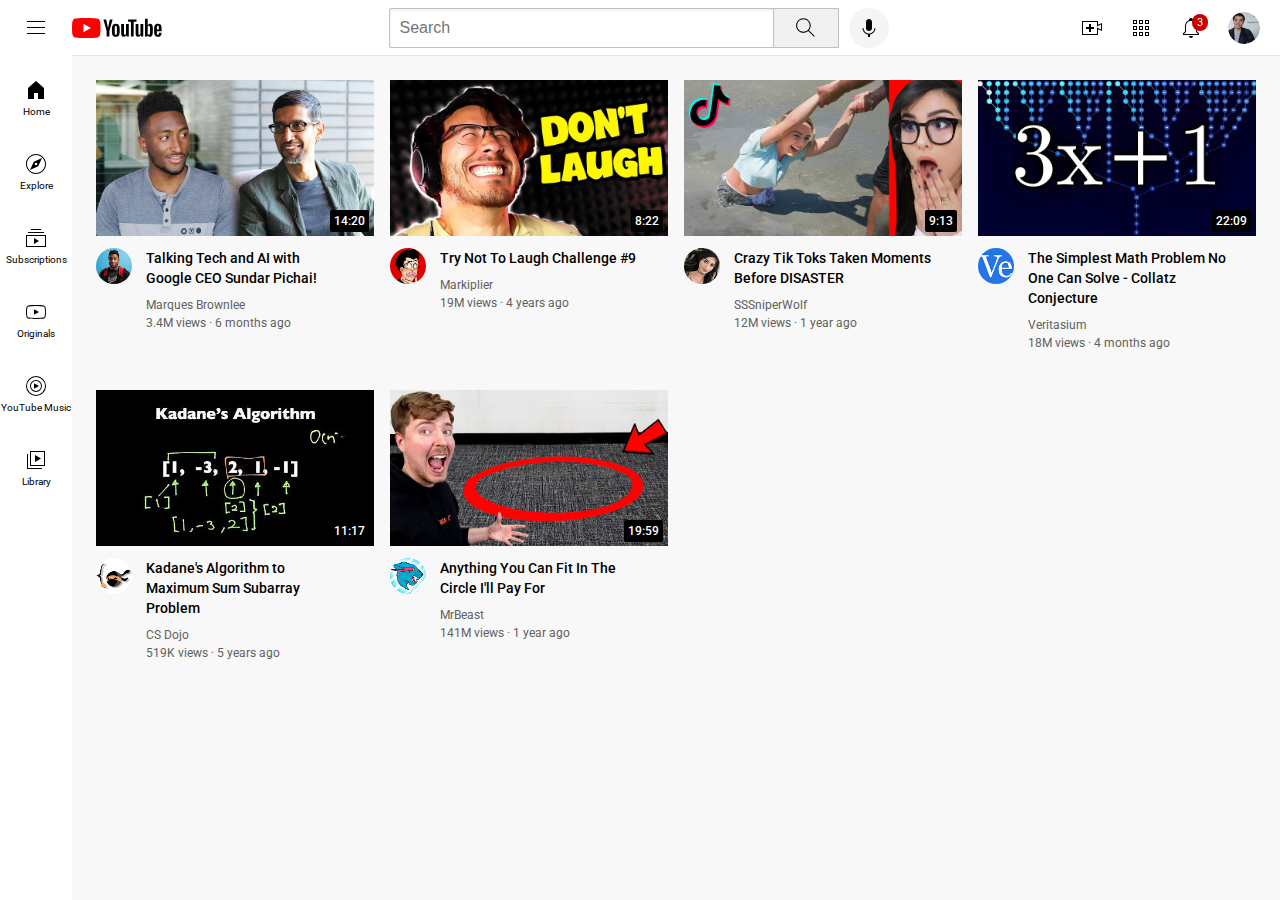
<file: index.html>
<!DOCTYPE html>
<html>

<head>
    <title>YouTube.com Clone</title>

    <link rel="preconnect" href="https://fonts.googleapis.com">
    <link rel="preconnect" href="https://fonts.gstatic.com" crossorigin>
    <link href="https://fonts.googleapis.com/css2?family=Roboto:wght@400;500;700&display=swap" rel="stylesheet">

    <link rel="stylesheet" href="styles/general.css">
    <link rel="stylesheet" href="styles/header.css">
    <link rel="stylesheet" href="styles/video.css">
    <link rel="stylesheet" href="styles/sidebar.css">
</head>

<body>
    <header class="header">
        <div class="left-section">
            <img class="hamburger-menu" src="icons/hamburger-menu.svg">
            <img class="youtube-logo" src="icons/youtube-logo.svg">
        </div>
        <div class="middle-section">
            <input class="search-bar" type="text" placeholder="Search">
            <button class="search-button">
                <img class="search-icon" src="icons/search.svg">
                <div class="tooltip">Search</div>
            </button>
            <button class="voice-search-button">
                <img class="voice-search-icon" src="icons/voice-search-icon.svg">
                <div class="tooltip">Search with your voice</div>
            </button>
        </div>
        <div class="right-section">
            <div class="upload-icon-container">
                <img class="upload-icon" src="icons/upload.svg">
                <div class="tooltip">Create</div>
            </div>
            <div class="youtube-apps-icon-container">
                <img class="youtube-apps-icon" src="icons/youtube-apps.svg">
                <div class="tooltip">YouTube apps</div>
            </div>
            <div class="notifications-icon-container">
                <img class="notifications-icon" src="icons/notifications.svg">
                <div class="tooltip">Notifications</div>
                <div class="notifications-count">3</div>
            </div>
            <img class="current-user-picture" src="channel-pictures/my-channel.jpeg">
        </div>
    </header>

    <nav class="sidebar">
        <div class="sidebar-link">
            <img src="icons/home.svg">
            <div>Home</div>
        </div>
        <div class="sidebar-link">
            <img src="icons/explore.svg">
            <div>Explore</div>
        </div>
        <div class="sidebar-link">
            <img src="icons/subscriptions.svg">
            <div>Subscriptions</div>
        </div>
        <div class="sidebar-link">
            <img src="icons/originals.svg">
            <div>Originals</div>
        </div>
        <div class="sidebar-link">
            <img src="icons/youtube-music.svg">
            <div>YouTube Music</div>
        </div>
        <div class="sidebar-link">
            <img src="icons/library.svg">
            <div>Library</div>
        </div>
    </nav>
    <main>
        <section class="video-grid">
            <div class="video-preview">
                <div class="thumbnail-row">
                    <a href="https://www.youtube.com/watch?v=n2RNcPRtAiY">
                        <img class="thumbnail" src="channel-pictures/thumbnail-1.webp">
                    </a>
                    <div class="video-time">14:20</div>
                </div>
                <div class="video-info-grid">
                    <div class="channel-picture">
                        <div class="profile-picture-container">
                            <a href="https://www.youtube.com/c/mkbhd">
                                <img class="profile-picture" src="channel-pictures/channel-1.jpeg">
                            </a>
                            <div class="channel-tooltip">
                                <img class="channel-tooltip-picture" src="channel-pictures/channel-1.jpeg">
                                <div>
                                    <div class="channel-tooltip-name">
                                        Marques Brownlee
                                    </div>
                                    <div class="channel-tooltip-stats">
                                        15M subscribers
                                    </div>
                                </div>
                            </div>
                        </div>
                    </div>
                    <div class="video-info">
                        <p class="video-title">
                            Talking Tech and AI with Google CEO Sundar Pichai!
                        </p>
                        <p class="video-author">
                            Marques Brownlee
                        </p>
                        <p class="video-stats">
                            3.4M views &#183; 6 months ago
                        </p>
                    </div>
                </div>
            </div>

            <div class="video-preview">
                <div class="thumbnail-row">
                    <a href="https://www.youtube.com/watch?v=mP0RAo9SKZk">
                        <img class="thumbnail" src="channel-pictures/thumbnail-2.webp">
                    </a>
                    <div class="video-time">8:22</div>
                </div>
                <div class="video-info-grid">
                    <div class="channel-picture">
                        <div class="profile-picture-container">
                            <a href="https://www.youtube.com/c/markiplier">
                                <img class="profile-picture" src="channel-pictures/channel-2.jpeg">
                            </a>
                            <div class="channel-tooltip">
                                <img class="channel-tooltip-picture" src="channel-pictures/channel-2.jpeg">
                                <div>
                                    <div class="channel-tooltip-name">
                                        Markiplier
                                    </div>
                                    <div class="channel-tooltip-stats">
                                        30M subscribers
                                    </div>
                                </div>
                            </div>
                        </div>
                    </div>
                    <div class="video-info">
                        <p class="video-title">
                            Try Not To Laugh Challenge #9
                        </p>
                        <p class="video-author">
                            Markiplier
                        </p>
                        <p class="video-stats">
                            19M views &#183; 4 years ago
                        </p>
                    </div>
                </div>
            </div>

            <div class="video-preview">
                <div class="thumbnail-row">
                    <a href="https://www.youtube.com/watch?v=FgjPQQeTh1w">
                        <img class="thumbnail" src="channel-pictures/thumbnail-3.webp">
                    </a>
                    <div class="video-time">9:13</div>
                </div>
                <div class="video-info-grid">
                    <div class="channel-picture">
                        <div class="profile-picture-container">
                            <a href="https://www.youtube.com/user/SSSniperWolf">
                                <img class="profile-picture" src="channel-pictures/channel-3.jpeg">
                            </a>
                            <div class="channel-tooltip">
                                <img class="channel-tooltip-picture" src="channel-pictures/channel-3.jpeg">
                                <div>
                                    <div class="channel-tooltip-name">
                                        SSSniperWolf
                                    </div>
                                    <div class="channel-tooltip-stats">
                                        31.7M subscribers
                                    </div>
                                </div>
                            </div>
                        </div>
                    </div>
                    <div class="video-info">
                        <p class="video-title">
                            Crazy Tik Toks Taken Moments Before DISASTER
                        </p>
                        <p class="video-author">
                            SSSniperWolf
                        </p>
                        <p class="video-stats">
                            12M views &#183; 1 year ago
                        </p>
                    </div>
                </div>
            </div>

            <div class="video-preview">
                <div class="thumbnail-row">
                    <a href="https://www.youtube.com/watch?v=094y1Z2wpJg">
                        <img class="thumbnail" src="channel-pictures/thumbnail-4.webp">
                    </a>
                    <div class="video-time">22:09</div>
                </div>
                <div class="video-info-grid">
                    <div class="profile-picture-container">
                        <a href="https://www.youtube.com/c/veritasium">
                            <img class="profile-picture" src="channel-pictures/channel-4.jpeg">
                        </a>
                        <div class="channel-tooltip">
                            <img class="channel-tooltip-picture" src="channel-pictures/channel-4.jpeg">
                            <div>
                                <div class="channel-tooltip-name">
                                    Veritasium
                                </div>
                                <div class="channel-tooltip-stats">
                                    12M subscribers
                                </div>
                            </div>
                        </div>
                    </div>
                    <div class="video-info">
                        <p class="video-title">
                            The Simplest Math Problem No One Can Solve - Collatz Conjecture
                        </p>
                        <p class="video-author">
                            Veritasium
                        </p>
                        <p class="video-stats">
                            18M views &#183; 4 months ago
                        </p>
                    </div>
                </div>
            </div>

            <div class="video-preview">
                <div class="thumbnail-row">
                    <a href="https://www.youtube.com/watch?v=86CQq3pKSUw">
                        <img class="thumbnail" src="channel-pictures/thumbnail-5.webp">
                    </a>
                    <div class="video-time">11:17</div>
                </div>
                <div class="video-info-grid">
                    <div class="profile-picture-container">
                        <a href="https://www.youtube.com/c/CSDojo">
                            <img class="profile-picture" src="channel-pictures/channel-5.jpeg">
                        </a>
                        <div class="channel-tooltip">
                            <img class="channel-tooltip-picture" src="channel-pictures/channel-5.jpeg">
                            <div>
                                <div class="channel-tooltip-name">
                                    CS Dojo
                                </div>
                                <div class="channel-tooltip-stats">
                                    1.83M subscribers
                                </div>
                            </div>
                        </div>
                    </div>
                    <div class="video-info">
                        <p class="video-title">
                            Kadane's Algorithm to Maximum Sum Subarray Problem
                        </p>
                        <p class="video-author">
                            CS Dojo
                        </p>
                        <p class="video-stats">
                            519K views &#183; 5 years ago
                        </p>
                    </div>
                </div>
            </div>

            <div class="video-preview">
                <div class="thumbnail-row">
                    <a href="https://www.youtube.com/watch?v=yXWw0_UfSFg">
                        <img class="thumbnail" src="channel-pictures/thumbnail-6.webp">
                    </a>
                    <div class="video-time">19:59</div>
                </div>
                <div class="video-info-grid">
                    <div class="profile-picture-container">
                        <a href="https://www.youtube.com/channel/UCX6OQ3DkcsbYNE6H8uQQuVA">
                            <img class="profile-picture" src="channel-pictures/channel-6.jpeg">
                        </a>
                        <div class="channel-tooltip">
                            <img class="channel-tooltip-picture" src="channel-pictures/channel-6.jpeg">
                            <div>
                                <div class="channel-tooltip-name">
                                    MrBeast
                                </div>
                                <div class="channel-tooltip-stats">
                                    95.7M subscribers
                                </div>
                            </div>
                        </div>
                    </div>
                    <div class="video-info">
                        <p class="video-title">
                            Anything You Can Fit In The Circle I'll Pay For
                        </p>
                        <p class="video-author">
                            MrBeast
                        </p>
                        <p class="video-stats">
                            141M views &#183; 1 year ago
                        </p>
                    </div>
                </div>
            </div>
        </section>
    </main>
</body>

</html>
</file>
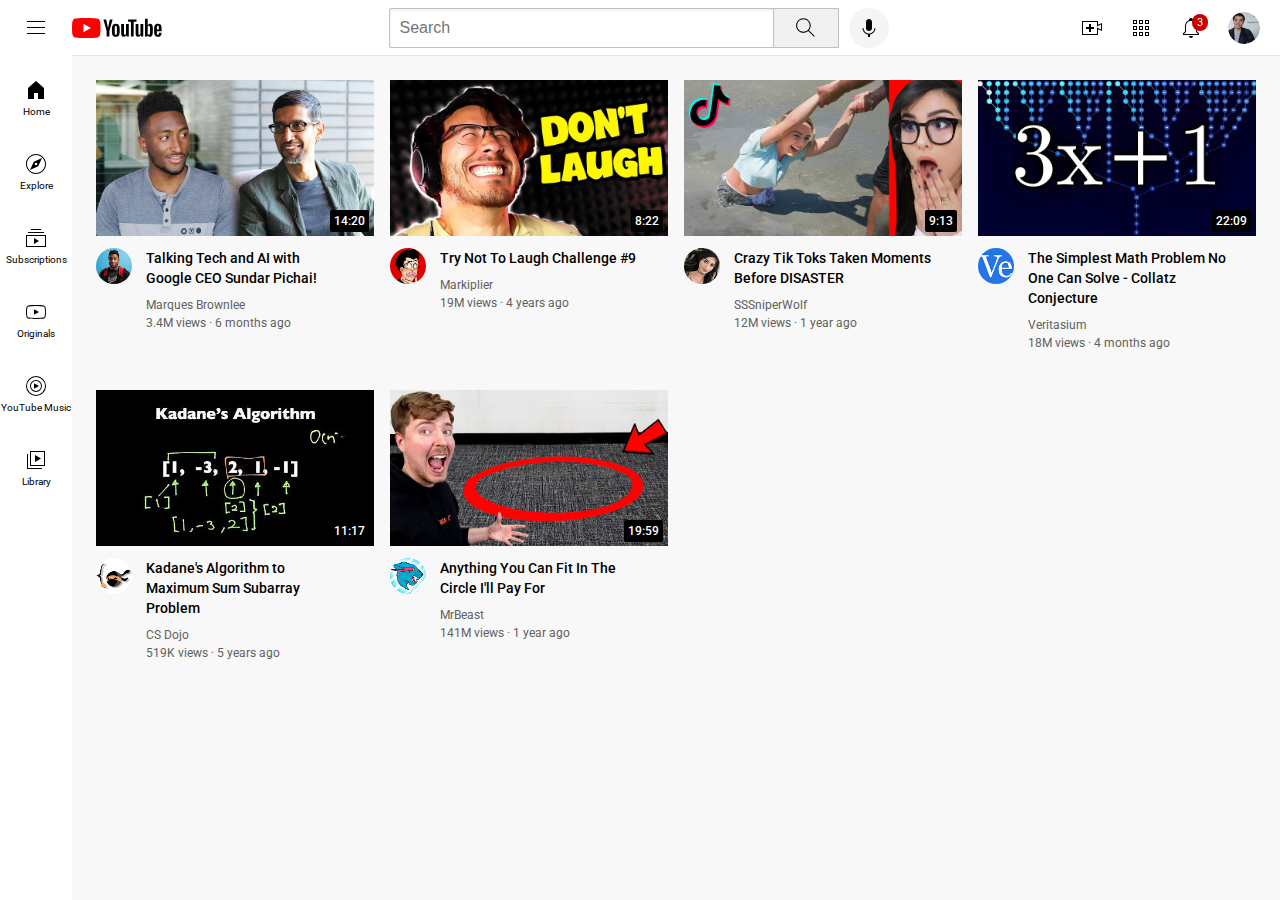
<file: youtube.html>
<!DOCTYPE html>
<html>

<head>
    <title>YouTube.com Clone</title>

    <link rel="preconnect" href="https://fonts.googleapis.com">
    <link rel="preconnect" href="https://fonts.gstatic.com" crossorigin>
    <link href="https://fonts.googleapis.com/css2?family=Roboto:wght@400;500;700&display=swap" rel="stylesheet">

    <link rel="stylesheet" href="styles/general.css">
    <link rel="stylesheet" href="styles/header.css">
    <link rel="stylesheet" href="styles/video.css">
    <link rel="stylesheet" href="styles/sidebar.css">
</head>

<body>
    <header class="header">
        <div class="left-section">
            <img class="hamburger-menu" src="icons/hamburger-menu.svg">
            <img class="youtube-logo" src="icons/youtube-logo.svg">
        </div>
        <div class="middle-section">
            <input class="search-bar" type="text" placeholder="Search">
            <button class="search-button">
                <img class="search-icon" src="icons/search.svg">
                <div class="tooltip">Search</div>
            </button>
            <button class="voice-search-button">
                <img class="voice-search-icon" src="icons/voice-search-icon.svg">
                <div class="tooltip">Search with your voice</div>
            </button>
        </div>
        <div class="right-section">
            <div class="upload-icon-container">
                <img class="upload-icon" src="icons/upload.svg">
                <div class="tooltip">Create</div>
            </div>
            <div class="youtube-apps-icon-container">
                <img class="youtube-apps-icon" src="icons/youtube-apps.svg">
                <div class="tooltip">YouTube apps</div>
            </div>
            <div class="notifications-icon-container">
                <img class="notifications-icon" src="icons/notifications.svg">
                <div class="tooltip">Notifications</div>
                <div class="notifications-count">3</div>
            </div>
            <img class="current-user-picture" src="channel-pictures/my-channel.jpeg">
        </div>
    </header>

    <nav class="sidebar">
        <div class="sidebar-link">
            <img src="icons/home.svg">
            <div>Home</div>
        </div>
        <div class="sidebar-link">
            <img src="icons/explore.svg">
            <div>Explore</div>
        </div>
        <div class="sidebar-link">
            <img src="icons/subscriptions.svg">
            <div>Subscriptions</div>
        </div>
        <div class="sidebar-link">
            <img src="icons/originals.svg">
            <div>Originals</div>
        </div>
        <div class="sidebar-link">
            <img src="icons/youtube-music.svg">
            <div>YouTube Music</div>
        </div>
        <div class="sidebar-link">
            <img src="icons/library.svg">
            <div>Library</div>
        </div>
    </nav>
    <main>
        <section class="video-grid">
            <div class="video-preview">
                <div class="thumbnail-row">
                    <a href="https://www.youtube.com/watch?v=n2RNcPRtAiY">
                        <img class="thumbnail" src="channel-pictures/thumbnail-1.webp">
                    </a>
                    <div class="video-time">14:20</div>
                </div>
                <div class="video-info-grid">
                    <div class="channel-picture">
                        <div class="profile-picture-container">
                            <a href="https://www.youtube.com/c/mkbhd">
                                <img class="profile-picture" src="channel-pictures/channel-1.jpeg">
                            </a>
                            <div class="channel-tooltip">
                                <img class="channel-tooltip-picture" src="channel-pictures/channel-1.jpeg">
                                <div>
                                    <div class="channel-tooltip-name">
                                        Marques Brownlee
                                    </div>
                                    <div class="channel-tooltip-stats">
                                        15M subscribers
                                    </div>
                                </div>
                            </div>
                        </div>
                    </div>
                    <div class="video-info">
                        <p class="video-title">
                            Talking Tech and AI with Google CEO Sundar Pichai!
                        </p>
                        <p class="video-author">
                            Marques Brownlee
                        </p>
                        <p class="video-stats">
                            3.4M views &#183; 6 months ago
                        </p>
                    </div>
                </div>
            </div>

            <div class="video-preview">
                <div class="thumbnail-row">
                    <a href="https://www.youtube.com/watch?v=mP0RAo9SKZk">
                        <img class="thumbnail" src="channel-pictures/thumbnail-2.webp">
                    </a>
                    <div class="video-time">8:22</div>
                </div>
                <div class="video-info-grid">
                    <div class="channel-picture">
                        <div class="profile-picture-container">
                            <a href="https://www.youtube.com/c/markiplier">
                                <img class="profile-picture" src="channel-pictures/channel-2.jpeg">
                            </a>
                            <div class="channel-tooltip">
                                <img class="channel-tooltip-picture" src="channel-pictures/channel-2.jpeg">
                                <div>
                                    <div class="channel-tooltip-name">
                                        Markiplier
                                    </div>
                                    <div class="channel-tooltip-stats">
                                        30M subscribers
                                    </div>
                                </div>
                            </div>
                        </div>
                    </div>
                    <div class="video-info">
                        <p class="video-title">
                            Try Not To Laugh Challenge #9
                        </p>
                        <p class="video-author">
                            Markiplier
                        </p>
                        <p class="video-stats">
                            19M views &#183; 4 years ago
                        </p>
                    </div>
                </div>
            </div>

            <div class="video-preview">
                <div class="thumbnail-row">
                    <a href="https://www.youtube.com/watch?v=FgjPQQeTh1w">
                        <img class="thumbnail" src="channel-pictures/thumbnail-3.webp">
                    </a>
                    <div class="video-time">9:13</div>
                </div>
                <div class="video-info-grid">
                    <div class="channel-picture">
                        <div class="profile-picture-container">
                            <a href="https://www.youtube.com/user/SSSniperWolf">
                                <img class="profile-picture" src="channel-pictures/channel-3.jpeg">
                            </a>
                            <div class="channel-tooltip">
                                <img class="channel-tooltip-picture" src="channel-pictures/channel-3.jpeg">
                                <div>
                                    <div class="channel-tooltip-name">
                                        SSSniperWolf
                                    </div>
                                    <div class="channel-tooltip-stats">
                                        31.7M subscribers
                                    </div>
                                </div>
                            </div>
                        </div>
                    </div>
                    <div class="video-info">
                        <p class="video-title">
                            Crazy Tik Toks Taken Moments Before DISASTER
                        </p>
                        <p class="video-author">
                            SSSniperWolf
                        </p>
                        <p class="video-stats">
                            12M views &#183; 1 year ago
                        </p>
                    </div>
                </div>
            </div>

            <div class="video-preview">
                <div class="thumbnail-row">
                    <a href="https://www.youtube.com/watch?v=094y1Z2wpJg">
                        <img class="thumbnail" src="channel-pictures/thumbnail-4.webp">
                    </a>
                    <div class="video-time">22:09</div>
                </div>
                <div class="video-info-grid">
                    <div class="profile-picture-container">
                        <a href="https://www.youtube.com/c/veritasium">
                            <img class="profile-picture" src="channel-pictures/channel-4.jpeg">
                        </a>
                        <div class="channel-tooltip">
                            <img class="channel-tooltip-picture" src="channel-pictures/channel-4.jpeg">
                            <div>
                                <div class="channel-tooltip-name">
                                    Veritasium
                                </div>
                                <div class="channel-tooltip-stats">
                                    12M subscribers
                                </div>
                            </div>
                        </div>
                    </div>
                    <div class="video-info">
                        <p class="video-title">
                            The Simplest Math Problem No One Can Solve - Collatz Conjecture
                        </p>
                        <p class="video-author">
                            Veritasium
                        </p>
                        <p class="video-stats">
                            18M views &#183; 4 months ago
                        </p>
                    </div>
                </div>
            </div>

            <div class="video-preview">
                <div class="thumbnail-row">
                    <a href="https://www.youtube.com/watch?v=86CQq3pKSUw">
                        <img class="thumbnail" src="channel-pictures/thumbnail-5.webp">
                    </a>
                    <div class="video-time">11:17</div>
                </div>
                <div class="video-info-grid">
                    <div class="profile-picture-container">
                        <a href="https://www.youtube.com/c/CSDojo">
                            <img class="profile-picture" src="channel-pictures/channel-5.jpeg">
                        </a>
                        <div class="channel-tooltip">
                            <img class="channel-tooltip-picture" src="channel-pictures/channel-5.jpeg">
                            <div>
                                <div class="channel-tooltip-name">
                                    CS Dojo
                                </div>
                                <div class="channel-tooltip-stats">
                                    1.83M subscribers
                                </div>
                            </div>
                        </div>
                    </div>
                    <div class="video-info">
                        <p class="video-title">
                            Kadane's Algorithm to Maximum Sum Subarray Problem
                        </p>
                        <p class="video-author">
                            CS Dojo
                        </p>
                        <p class="video-stats">
                            519K views &#183; 5 years ago
                        </p>
                    </div>
                </div>
            </div>

            <div class="video-preview">
                <div class="thumbnail-row">
                    <a href="https://www.youtube.com/watch?v=yXWw0_UfSFg">
                        <img class="thumbnail" src="channel-pictures/thumbnail-6.webp">
                    </a>
                    <div class="video-time">19:59</div>
                </div>
                <div class="video-info-grid">
                    <div class="profile-picture-container">
                        <a href="https://www.youtube.com/channel/UCX6OQ3DkcsbYNE6H8uQQuVA">
                            <img class="profile-picture" src="channel-pictures/channel-6.jpeg">
                        </a>
                        <div class="channel-tooltip">
                            <img class="channel-tooltip-picture" src="channel-pictures/channel-6.jpeg">
                            <div>
                                <div class="channel-tooltip-name">
                                    MrBeast
                                </div>
                                <div class="channel-tooltip-stats">
                                    95.7M subscribers
                                </div>
                            </div>
                        </div>
                    </div>
                    <div class="video-info">
                        <p class="video-title">
                            Anything You Can Fit In The Circle I'll Pay For
                        </p>
                        <p class="video-author">
                            MrBeast
                        </p>
                        <p class="video-stats">
                            141M views &#183; 1 year ago
                        </p>
                    </div>
                </div>
            </div>
        </section>
    </main>
</body>

</html>
</file>
<file: styles/general.css>
p {
    margin-top: 0px;
    margin-bottom: 0px;
}

body {
    margin: 0px;
    padding-top: 80px;
    padding-left: 96px;
    padding-right: 24px;
    background-color: rgb(248, 248, 248);
    font-family: Roboto, Arial;
}
</file>
<file: styles/header.css>
.header {
    height: 55px;

    display: flex;
    flex-direction: row;
    justify-content: space-between;

    position: fixed;
    top: 0;
    left: 0;
    right: 0;
    z-index: 100;

    background-color: white;
    border-bottom-width: 1px;
    border-bottom-style: solid;
    border-bottom-color: rgb(228, 228, 228);
}

.left-section {
    display: flex;
    align-items: center;
}

.hamburger-menu {
    height: 24px;
    margin-left: 24px;
    margin-right: 24px;
    cursor: pointer;
}

.youtube-logo {
    height: 20px;
    cursor: pointer;
}

.middle-section {
    flex: 1;
    margin-left: 70px;
    margin-right: 35px;
    max-width: 500px;
    display: flex;
    align-items: center;
}

.search-bar {
    flex: 1;
    height: 36px;
    padding-left: 10px;
    font-size: 16px;
    border: 1px solid rgb(192, 192, 192);
    border-radius: 2px;
    box-shadow: inset 1px 2px 3px rgba(0, 0, 0, 0.05);
    width: 0;
}

.search-bar::placeholder {
    font-size: 16px;
}

.search-button {
    height: 40px;
    width: 66px;
    background-color: rgb(240, 240, 240);
    border-width: 1px;
    border-style: solid;
    border-color: rgb(192, 192, 192);
    margin-left: -1px;
    margin-right: 10px;
    transition: background-color 0.15s;
}

.search-button:hover {
    background-color: rgb(228, 228, 228);
    cursor: pointer;
}

.search-button:active {
    background-color: rgb(219, 219, 219);
}

.search-button,
.voice-search-button,
.upload-icon-container,
.youtube-apps-icon-container,
.notifications-icon-container {
    display: flex;
    justify-content: center;
    align-items: center;
    position: relative;
}

.search-button .tooltip,
.voice-search-button .tooltip,
.upload-icon-container .tooltip,
.youtube-apps-icon-container .tooltip,
.notifications-icon-container .tooltip {
    position: absolute;
    background-color: gray;
    color: white;
    padding-top: 4px;
    padding-bottom: 4px;
    padding-left: 8px;
    padding-right: 8px;
    border-radius: 2px;
    font-size: 12px;
    bottom: -30px;
    opacity: 0;
    transition: opacity 0.15s;
    pointer-events: none;
    white-space: nowrap;
}

.search-button:hover .tooltip,
.voice-search-button:hover .tooltip,
.upload-icon-container:hover .tooltip,
.youtube-apps-icon-container:hover .tooltip,
.notifications-icon-container:hover .tooltip {
    opacity: 1;
}

.search-icon {
    height: 25px;
    cursor: pointer;
}

.voice-search-button {
    height: 40px;
    width: 40px;
    border-radius: 20px;
    border: none;
    background-color: rgb(245, 245, 245);
}

.voice-search-icon {
    height: 24px;
    cursor: pointer;
}

.right-section {
    width: 180px;
    margin-right: 20px;
    display: flex;
    align-items: center;
    justify-content: space-between;
    flex-shrink: 0;
}

.upload-icon {
    height: 24px;
    cursor: pointer;
}

.youtube-apps-icon {
    height: 24px;
    cursor: pointer;
}

.notifications-icon {
    height: 24px;
    cursor: pointer;
}

.notifications-icon-container {
    position: relative;
}

.notifications-count {
    position: absolute;
    top: -2px;
    right: -5px;
    background-color: rgb(200, 0, 0);
    color: white;
    font-size: 11px;
    padding-left: 5px;
    padding-right: 5px;
    padding-top: 2px;
    padding-bottom: 2px;
    border-radius: 10px;
}

.current-user-picture {
    height: 32px;
    border-radius: 16px;
    cursor: pointer;
}
</file>
<file: styles/video.css>
.thumbnail {
    width: 100%;
}


.video-info-grid {
    display: grid;
    grid-template-columns: 50px 1fr;
}

.channel-picture {
    width: 50px;
    vertical-align: top;
}

.video-title {
    margin-top: 0px;
    font-size: 14px;
    font-weight: 500;
    line-height: 20px;
    margin-bottom: 10px;
}

.video-info {
    width: 200px;
}

.profile-picture {
    width: 36px;
    border-radius: 50px;
}

.profile-picture-container {
    position: relative;
    display: inline-block;
}

.channel-tooltip {
    background-color: white;
    width: 200px;
    padding: 12px 12px;
    box-shadow: 2px 3px 10px rgba(0, 0, 0, 0.3);
    border-radius: 6px;
    position: absolute;
    top: 55px;
    z-index: 300;
    opacity: 0;
    pointer-events: none;

    display: flex;
    align-items: center;
    transition: opacity 0.15s;
}

.profile-picture-container:hover .channel-tooltip {
    opacity: 1;
}

.channel-tooltip-picture {
    width: 50px;
    height: 50px;
    border-radius: 50px;
    margin-right: 8px;
}

.channel-tooltip-name {
    font-family: Roboto, Arial;
    font-weight: bold;
    font-size: 16px;
    margin-bottom: 4px;
}

.channel-tooltip-stats {
    font-family: Roboto, Arial;
    color: rgb(96, 96, 96);
    font-size: 14px;
}

.thumbnail-row {
    margin-bottom: 8px;
    position: relative;
}

.video-author,
.video-stats {
    font-size: 12px;
    color: rgb(96, 96, 96);
}

.video-author {
    margin-bottom: 4px;
}

.video-grid {
    display: grid;
    grid-template-columns: 1fr 1fr 1fr;
    column-gap: 16px;
    row-gap: 40px;
}

@media (max-width: 750px) {
    .video-grid {
        grid-template-columns: 1fr 1fr;
    }
}

@media (min-width: 751px) and (max-width: 999px) {
    .video-grid {
        grid-template-columns: 1fr 1fr 1fr;
    }
}

@media (min-width: 1000px) {
    .video-grid {
        grid-template-columns: 1fr 1fr 1fr 1fr;
    }
}


.video-time {
    position: absolute;
    background-color: black;
    color: white;
    bottom: 8px;
    right: 5px;
    font-size: 12px;
    font-weight: 500;
    padding: 4px;
    border-radius: 2px;
}
</file>
<file: styles/sidebar.css>
.sidebar {
    position: fixed;
    left: 0;
    bottom: 0;
    top: 55px;
    background-color: white;
    width: 72px;
    z-index: 200;
    padding-top: 5px;
}

.sidebar-link {
    height: 74px;
    display: flex;
    justify-content: center;
    align-items: center;
    flex-direction: column;
    cursor: pointer;
}

.sidebar-link:hover {
    background-color: rgb(235, 235, 235);
}

.sidebar-link img{
    height: 24px;
    margin-bottom: 4px;
}

.sidebar-link div {
    font-size: 10px;
}
</file>
